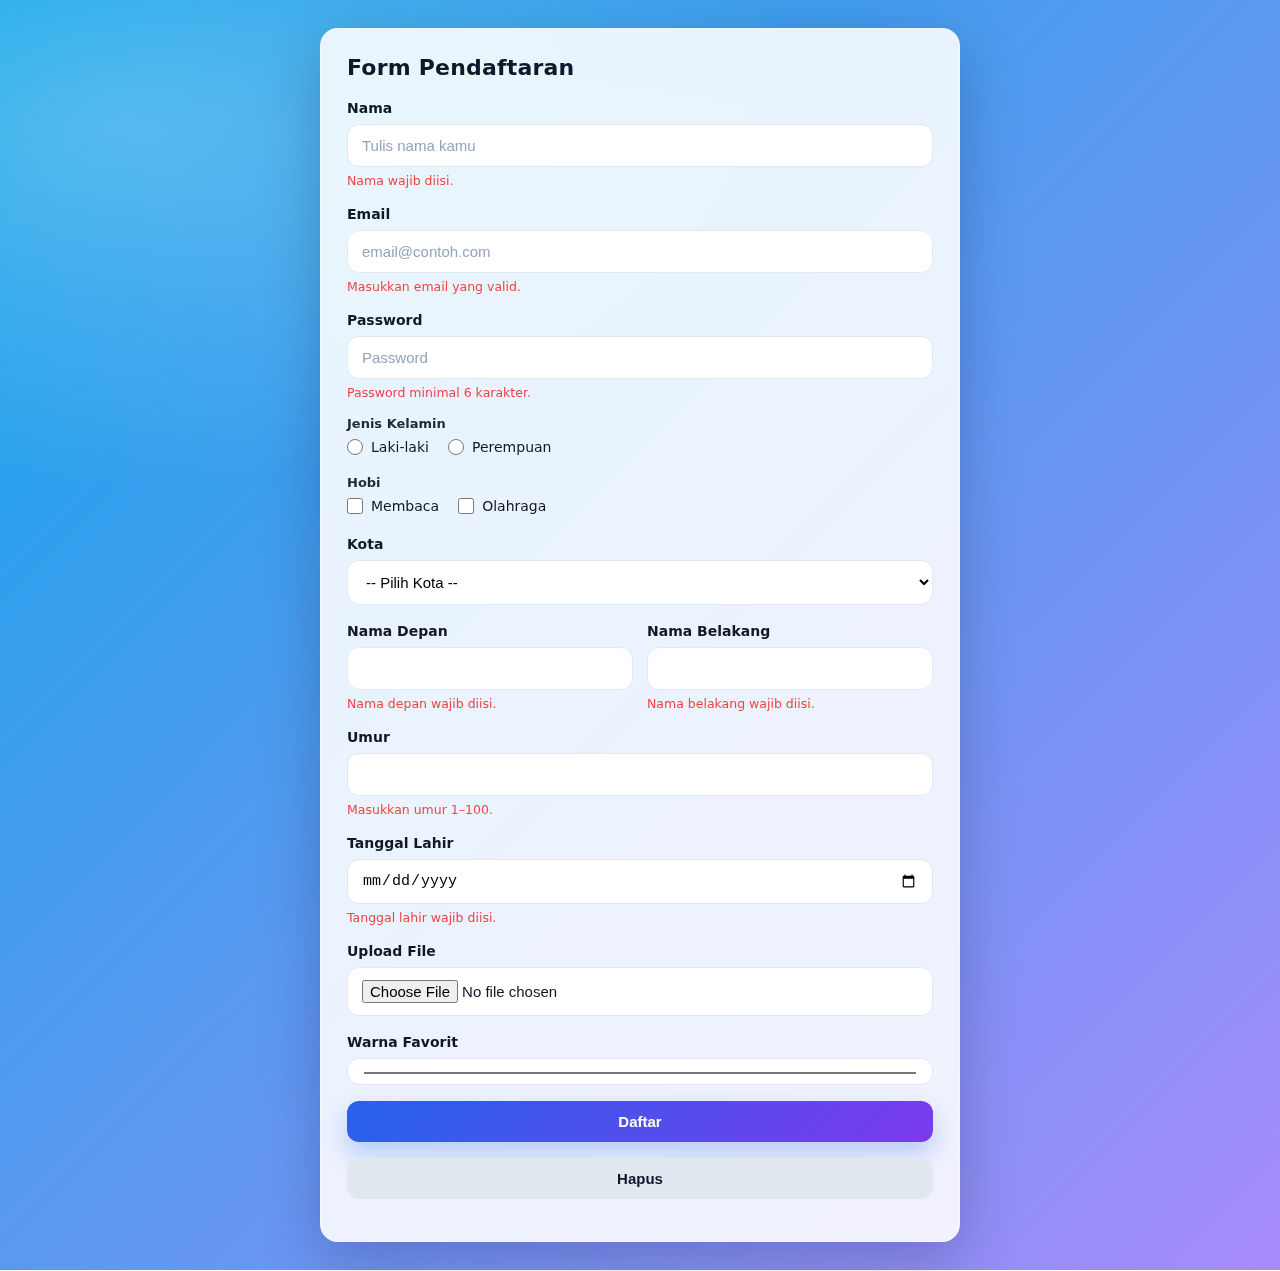
<file: tugas1/index.html>
<!DOCTYPE html>
<html lang="id">
<head>
  <meta charset="UTF-8" />
  <meta name="viewport" content="width=device-width, initial-scale=1.0" />
  <title>Form Pendaftaran</title>

  <style>
    * { box-sizing: border-box; margin: 0; padding: 0; }

    :root{
      --bg1:#0ea5e9;
      --bg2:#a78bfa;
      --text:#0f172a;
      --muted:#64748b;
      --line:#e2e8f0;
      --primary:#2563eb;
      --primary2:#7c3aed;
      --danger:#ef4444;
      --ring: rgba(37,99,235,.18);
    }

    body{
      min-height: 100vh;
      font-family: ui-sans-serif, system-ui, -apple-system, Segoe UI, Roboto, Arial, sans-serif;
      color: var(--text);
      background: radial-gradient(1200px 600px at 10% 10%, rgba(255,255,255,.25), transparent 60%),
                linear-gradient(135deg, var(--bg1), var(--bg2));
      display: grid;
      place-items: center;
      padding: 28px 16px;
    }

    .form-container{
      width: 100%;
      max-width: 640px;
      background: rgba(255,255,255,.88);
      backdrop-filter: blur(10px);
      border: 1px solid rgba(255,255,255,.45);
      border-radius: 18px;
      box-shadow: 0 18px 60px rgba(2,6,23,.22);
      padding: 26px;
    }

    form h2{
      font-size: 22px;
      letter-spacing: .2px;
      margin-bottom: 18px;
    }

    .form-group{ margin-bottom: 16px; }

    .form-row{
      display: grid;
      grid-template-columns: 1fr 1fr;
      gap: 14px;
    }

    @media (max-width: 640px){
      .form-container{ padding: 18px; }
      .form-row{ grid-template-columns: 1fr; }
    }

    .form-label{
      display: block;
      margin-bottom: 8px;
      font-weight: 650;
      font-size: 13px;
      color: #1f2937;
    }

    .form-input,
    .form-select,
    .form-textarea{
      width: 100%;
      padding: 12px 14px;
      font-size: 15px;
      border-radius: 12px;
      border: 1px solid var(--line);
      background: #fff;
      outline: none;
      transition: box-shadow .2s ease, border-color .2s ease;
    }

    .form-input::placeholder{ color: #94a3b8; }

    .form-input:focus,
    .form-select:focus,
    .form-textarea:focus{
      border-color: rgba(37,99,235,.55);
      box-shadow: 0 0 0 4px var(--ring);
    }

    .error-text{
      display: none;
      margin-top: 6px;
      font-size: 12.5px;
      color: var(--danger);
    }
    .form-input:invalid + .error-text{ display: block; }

    input[type="radio"],
    input[type="checkbox"]{
      width: 16px;
      height: 16px;
      accent-color: var(--primary);
    }

    .form-group label{
      display: inline-flex;
      align-items: center;
      gap: 8px;
      margin-right: 14px;
      color: #111827;
      font-size: 14px;
    }

    .form-button{
      width: 100%;
      padding: 12px 14px;
      border: 0;
      border-radius: 12px;
      font-weight: 700;
      font-size: 15px;
      cursor: pointer;
      color: white;
      background: linear-gradient(135deg, var(--primary), var(--primary2));
      box-shadow: 0 12px 26px rgba(37,99,235,.28);
      transition: transform .08s ease, filter .2s ease, box-shadow .2s ease;
    }

    .form-button:hover{
      filter: brightness(1.03);
      box-shadow: 0 16px 34px rgba(37,99,235,.34);
    }

    .form-button:active{ transform: translateY(2px); }

    .form-button.secondary{
      background: #e2e8f0;
      color: #0f172a;
      box-shadow: none;
    }
  </style>
</head>

<body>
  <div class="form-container">
    <form action="#" method="post" novalidate>
      <h2>Form Pendaftaran</h2>

      <div class="form-group">
        <label for="nama" class="form-label">Nama</label>
        <input type="text" id="nama" name="nama" class="form-input" placeholder="Tulis nama kamu" required />
        <span class="error-text">Nama wajib diisi.</span>
      </div>

      <div class="form-group">
        <label for="email" class="form-label">Email</label>
        <input type="email" id="email" name="email" class="form-input" placeholder="email@contoh.com" required />
        <span class="error-text">Masukkan email yang valid.</span>
      </div>

      <div class="form-group">
        <label for="password" class="form-label">Password</label>
        <input type="password" id="password" name="password" class="form-input" placeholder="Password" required minlength="6" />
        <span class="error-text">Password minimal 6 karakter.</span>
      </div>

      <div class="form-group">
        <p class="form-label">Jenis Kelamin</p>
        <label><input type="radio" name="gender" value="laki-laki" required /> Laki-laki</label>
        <label><input type="radio" name="gender" value="perempuan" /> Perempuan</label>
      </div>

      <div class="form-group">
        <p class="form-label">Hobi</p>
        <label><input type="checkbox" name="hobi" value="membaca" /> Membaca</label>
        <label><input type="checkbox" name="hobi" value="olahraga" /> Olahraga</label>
      </div>

      <div class="form-group">
        <label for="kota" class="form-label">Kota</label>
        <select id="kota" name="kota" class="form-select" required>
          <option value="">-- Pilih Kota --</option>
          <option value="jakarta">Jakarta</option>
          <option value="bandung">Bandung</option>
          <option value="surabaya">Surabaya</option>
        </select>
      </div>

      <div class="form-row">
        <div class="form-group">
          <label for="nama_depan" class="form-label">Nama Depan</label>
          <input type="text" id="nama_depan" name="nama_depan" class="form-input" required />
          <span class="error-text">Nama depan wajib diisi.</span>
        </div>

        <div class="form-group">
          <label for="nama_belakang" class="form-label">Nama Belakang</label>
          <input type="text" id="nama_belakang" name="nama_belakang" class="form-input" required />
          <span class="error-text">Nama belakang wajib diisi.</span>
        </div>
      </div>

      <div class="form-group">
        <label for="umur" class="form-label">Umur</label>
        <input type="number" id="umur" name="umur" class="form-input" min="1" max="100" step="1" required />
        <span class="error-text">Masukkan umur 1–100.</span>
      </div>

      <div class="form-group">
        <label for="tanggal" class="form-label">Tanggal Lahir</label>
        <input type="date" id="tanggal" name="tanggal" class="form-input" required />
        <span class="error-text">Tanggal lahir wajib diisi.</span>
      </div>

      <div class="form-group">
        <label for="file" class="form-label">Upload File</label>
        <input type="file" id="file" name="file" class="form-input" accept=".jpg,.png,.pdf" />
      </div>

      <div class="form-group">
        <label for="warna" class="form-label">Warna Favorit</label>
        <input type="color" id="warna" name="warna" class="form-input" value="#3498db" />
      </div>

      <div class="form-group">
        <button type="submit" class="form-button">Daftar</button>
      </div>

      <div class="form-group">
        <button type="reset" class="form-button secondary">Hapus</button>
      </div>
    </form>
  </div>
</body>
</html>
</file>
